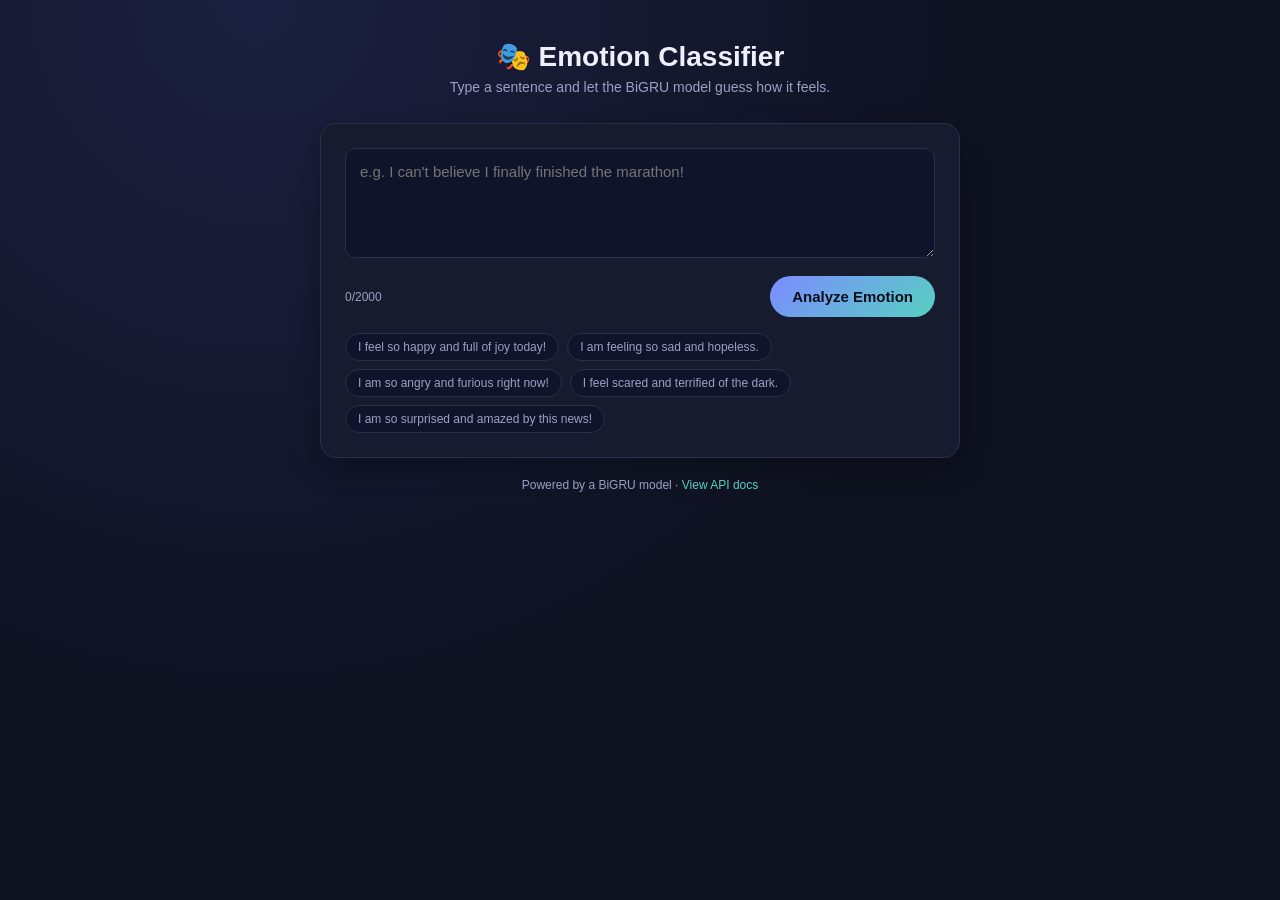
<file: static/index.html>
<!DOCTYPE html>
<html lang="en">
<head>
<meta charset="UTF-8" />
<meta name="viewport" content="width=device-width, initial-scale=1.0" />
<title>Emotion Classifier</title>
<link rel="stylesheet" href="/static/style.css" />
</head>
<body>
<div class="container">
  <header>
    <h1>🎭 Emotion Classifier</h1>
    <p>Type a sentence and let the BiGRU model guess how it feels.</p>
  </header>

  <div class="card">
    <textarea id="textInput" maxlength="2000" placeholder="e.g. I can't believe I finally finished the marathon!"></textarea>
    <div class="row">
      <span class="char-count"><span id="charCount">0</span>/2000</span>
      <button id="analyzeBtn">Analyze Emotion</button>
    </div>

    <div class="examples" id="examples">
      <span class="example-chip">I feel so happy and full of joy today!</span>
      <span class="example-chip">I am feeling so sad and hopeless.</span>
      <span class="example-chip">I am so angry and furious right now!</span>
      <span class="example-chip">I feel scared and terrified of the dark.</span>
      <span class="example-chip">I am so surprised and amazed by this news!</span>
    </div>

    <p class="loading" id="loading">Analyzing…</p>
    <p class="error" id="error"></p>

    <div id="result">
      <div class="top-emotion">
        <div class="emoji" id="topEmoji">🎭</div>
        <div>
          <div class="label" id="topLabel">-</div>
          <div class="confidence" id="topConfidence">-</div>
        </div>
      </div>
      <div id="bars"></div>
    </div>
  </div>

  <footer>
    Powered by a BiGRU model &middot; <a href="/docs" target="_blank">View API docs</a>
  </footer>
</div>

<script src="/static/script.js"></script>
</body>
</html>
</file>
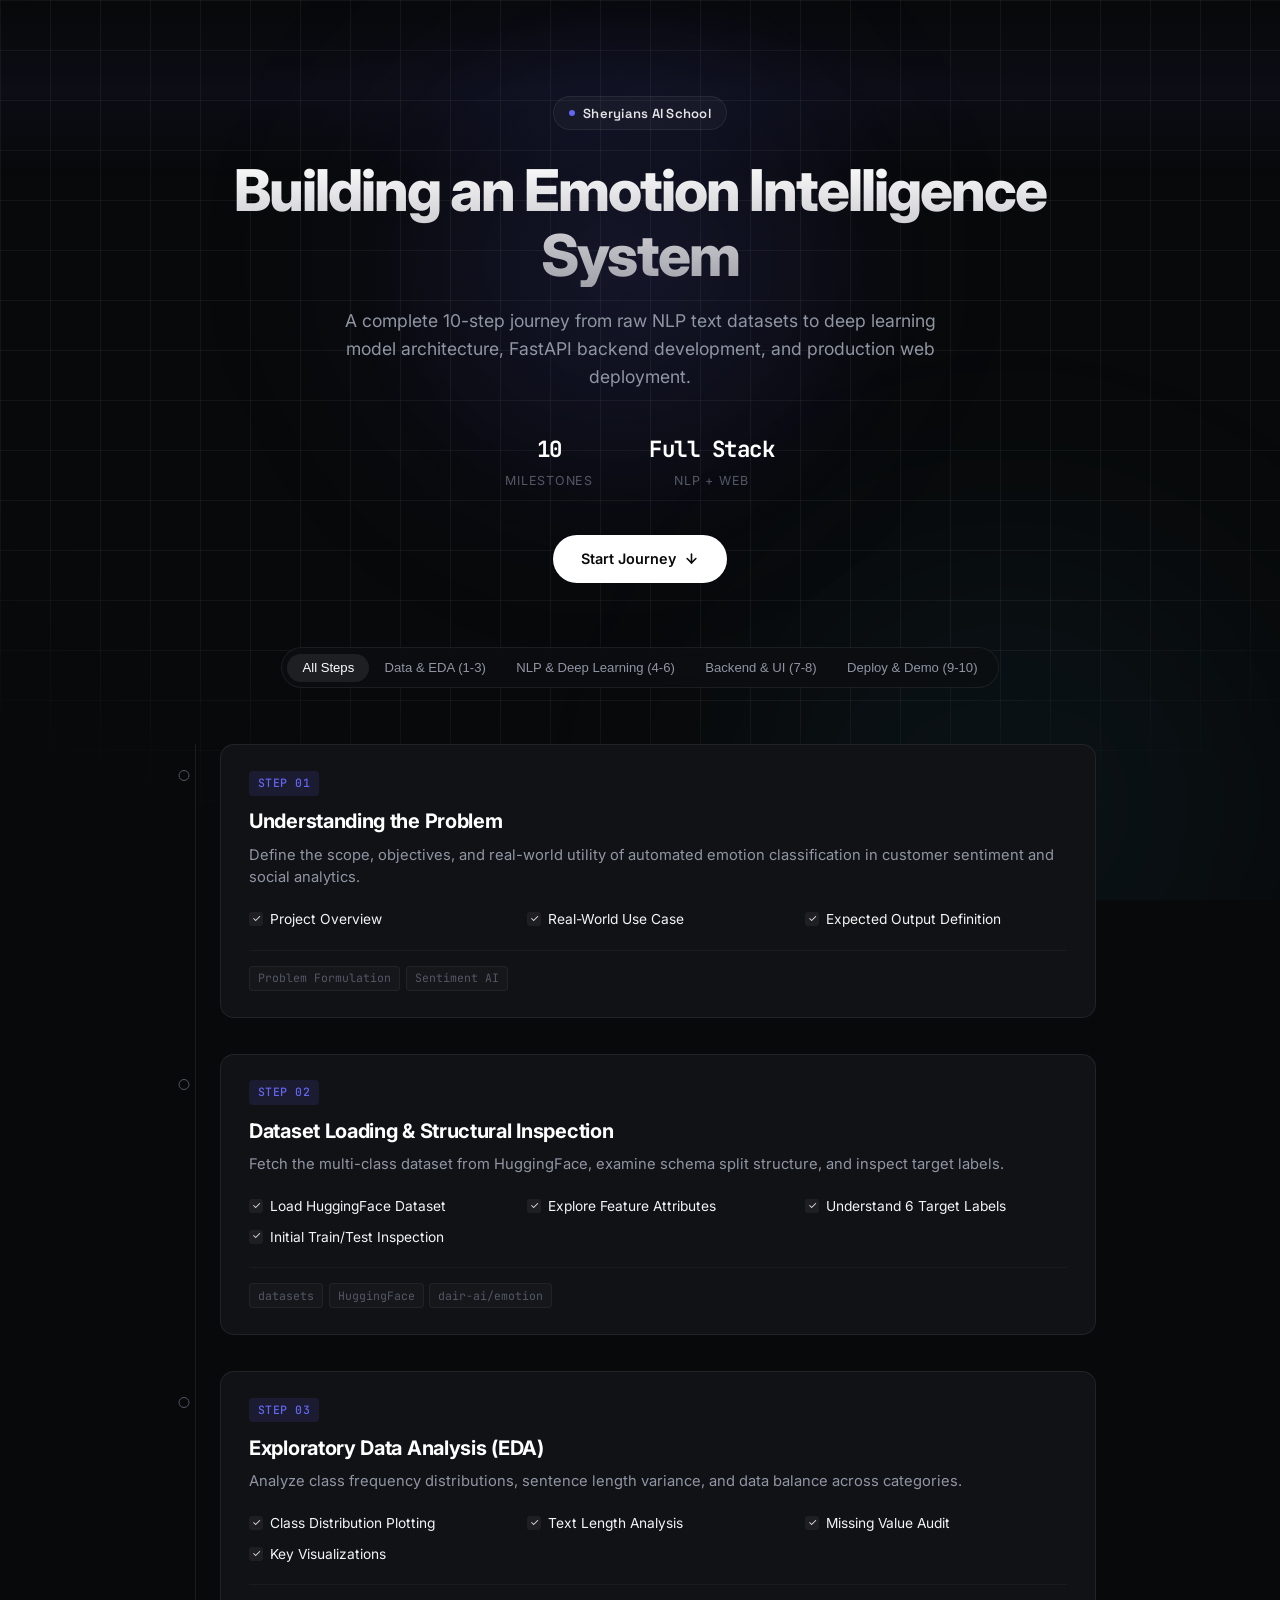
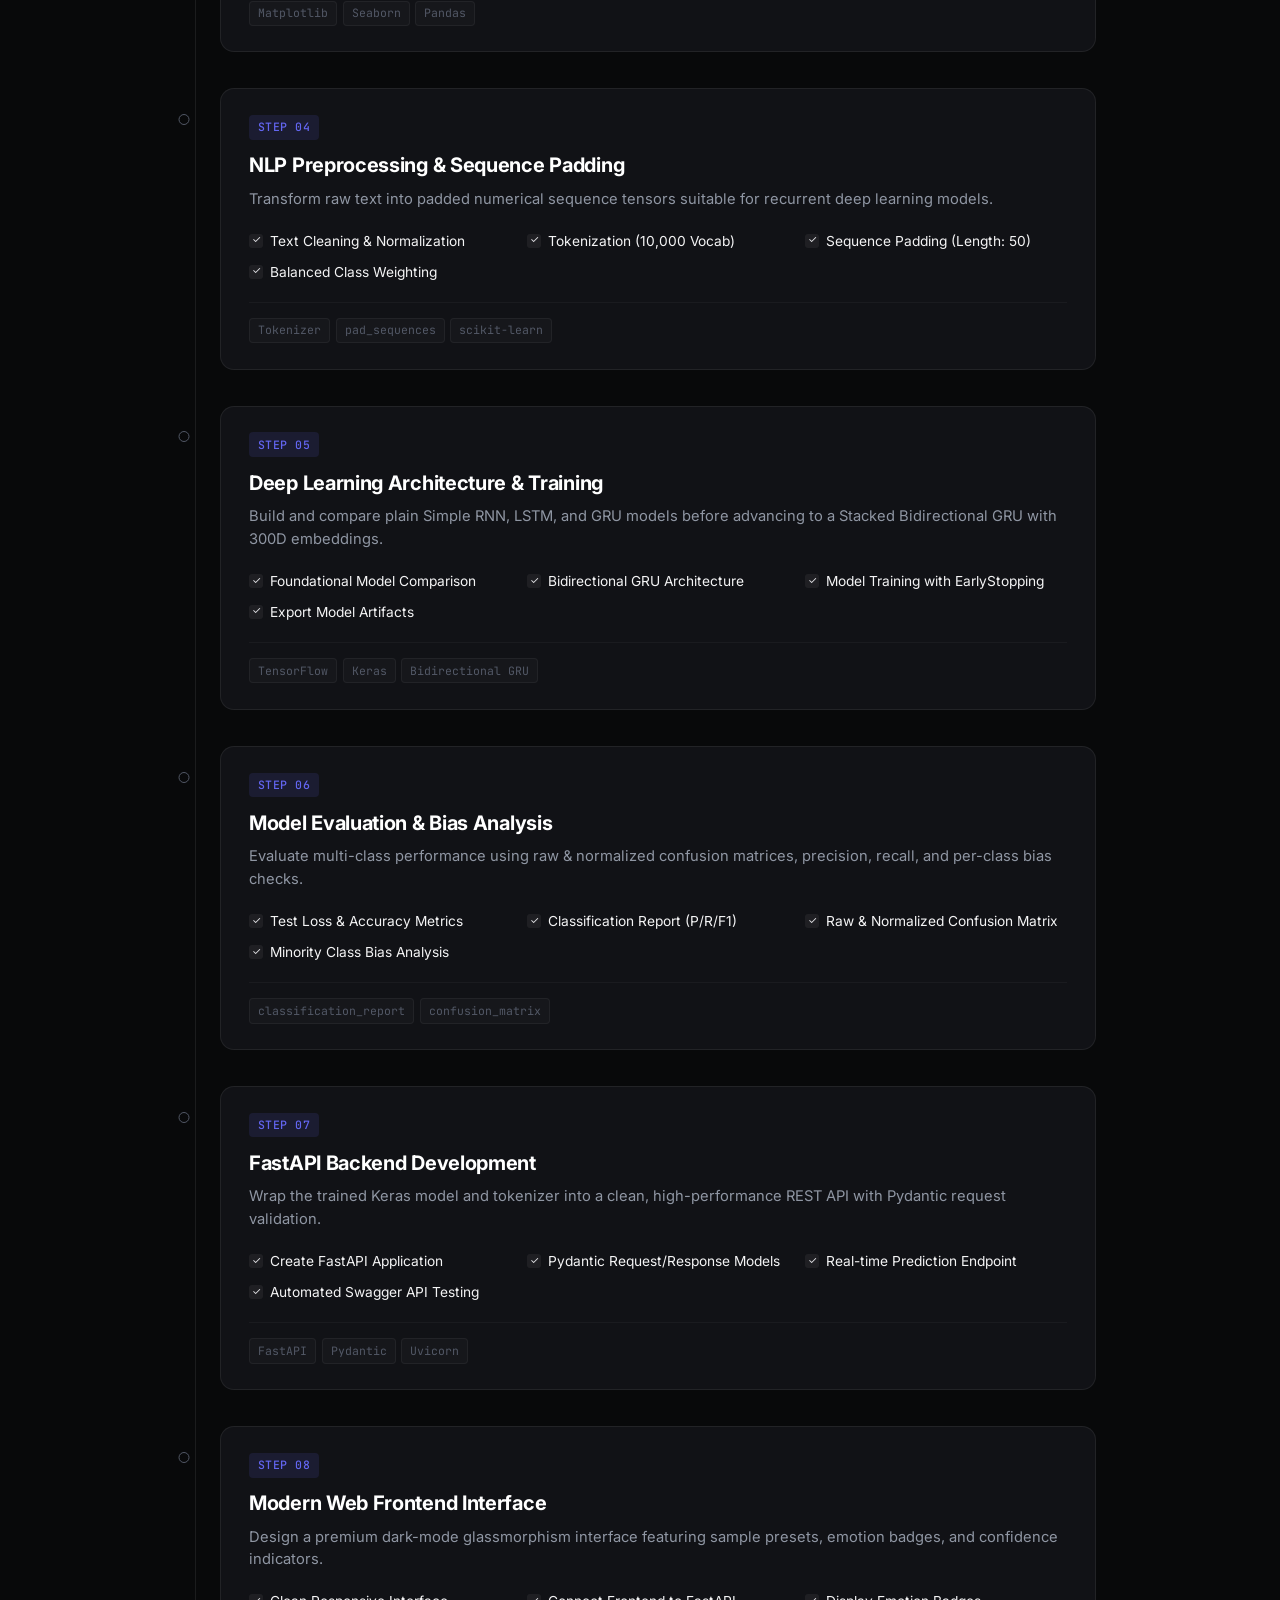
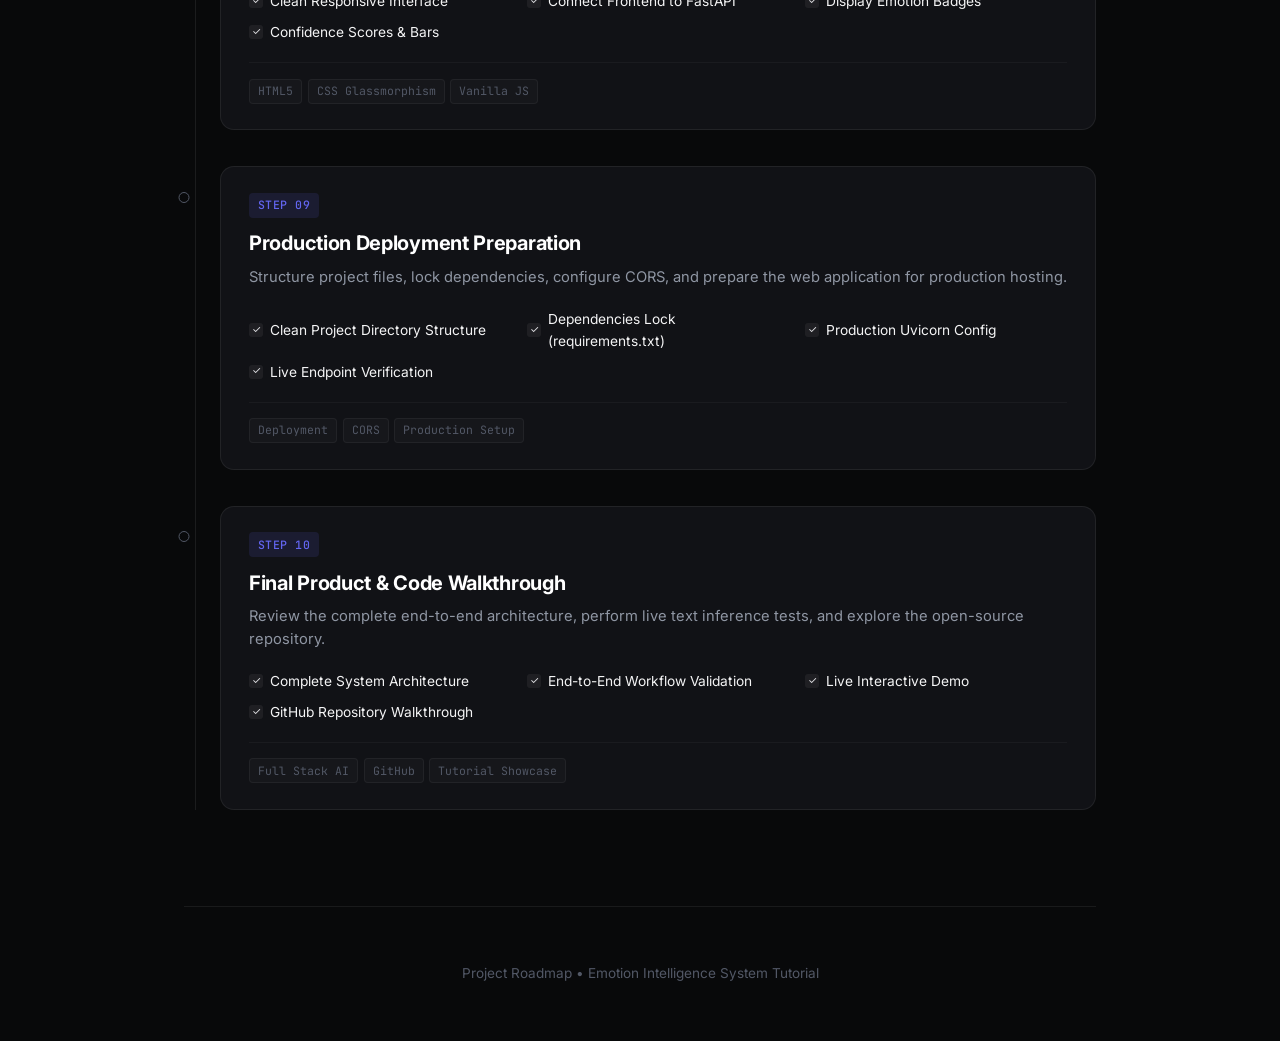
<file: roadmap.html>
<!DOCTYPE html>
<html lang="en">
<head>
  <meta charset="UTF-8">
  <meta name="viewport" content="width=device-width, initial-scale=1.0">
  <title>Project Roadmap — Emotion Intelligence System</title>
  
  <!-- Inter, Space Grotesk & JetBrains Mono Fonts -->
  <link rel="preconnect" href="https://fonts.googleapis.com">
  <link rel="preconnect" href="https://fonts.gstatic.com" crossorigin>
  <link href="https://fonts.googleapis.com/css2?family=Inter:wght@300;400;500;600;700;800&family=JetBrains+Mono:wght@400;500&family=Space+Grotesk:wght@500;600;700&display=swap" rel="stylesheet">

  <style>
    /* ==========================================================================
       DESIGN SYSTEM & VARIABLES (Apple / Vercel / Linear Aesthetic)
       ========================================================================== */
    :root {
      --bg-dark: #08090a;
      --surface-card: #111216;
      --surface-hover: #17191e;
      --border-subtle: rgba(255, 255, 255, 0.07);
      --border-hover: rgba(255, 255, 255, 0.15);
      --border-active: rgba(99, 102, 241, 0.35);

      --text-primary: #f4f4f5;
      --text-secondary: #8f96a3;
      --text-muted: #525866;

      --accent-indigo: #6366f1;
      --accent-glow: rgba(99, 102, 241, 0.12);
      
      --font-sans: 'Inter', -apple-system, BlinkMacSystemFont, "Segoe UI", Roboto, sans-serif;
      --font-brand: 'Space Grotesk', -apple-system, sans-serif;
      --font-mono: 'JetBrains Mono', monospace;

      --mouse-x: 50%;
      --mouse-y: 30%;
    }

    * {
      box-sizing: border-box;
      margin: 0;
      padding: 0;
    }

    html {
      scroll-behavior: smooth;
      background-color: var(--bg-dark);
      color: var(--text-primary);
      font-family: var(--font-sans);
      -webkit-font-smoothing: antialiased;
    }

    body {
      min-height: 100vh;
      line-height: 1.6;
      overflow-x: hidden;
    }

    /* Ambient Animated Aurora Background & Grid */
    .bg-aurora {
      position: fixed;
      inset: 0;
      pointer-events: none;
      z-index: -2;
      overflow: hidden;
      background-color: var(--bg-dark);
    }

    /* Crisp Animated Background Grid */
    .bg-grid {
      position: fixed;
      inset: 0;
      pointer-events: none;
      z-index: -1;
      background-size: 50px 50px;
      background-image: 
        linear-gradient(to right, rgba(255, 255, 255, 0.05) 1px, transparent 1px),
        linear-gradient(to bottom, rgba(255, 255, 255, 0.05) 1px, transparent 1px);
      mask-image: radial-gradient(ellipse 80% 70% at 50% 30%, #000 70%, transparent 100%);
      -webkit-mask-image: radial-gradient(ellipse 80% 70% at 50% 30%, #000 70%, transparent 100%);
      animation: panGrid 25s linear infinite;
    }

    @keyframes panGrid {
      0% {
        background-position: 0 0;
      }
      100% {
        background-position: 50px 50px;
      }
    }

    /* Ambient Grid Scan Beam */
    .grid-scan-beam {
      position: fixed;
      left: 0;
      right: 0;
      height: 180px;
      background: linear-gradient(180deg, transparent 0%, rgba(99, 102, 241, 0.05) 50%, transparent 100%);
      pointer-events: none;
      z-index: -1;
      animation: scanSweep 14s cubic-bezier(0.4, 0, 0.6, 1) infinite;
    }

    @keyframes scanSweep {
      0% { top: -180px; opacity: 0; }
      15% { opacity: 1; }
      85% { opacity: 1; }
      100% { top: 100vh; opacity: 0; }
    }

    /* Floating Aurora Orbs */
    .aurora-orb-1 {
      position: absolute;
      top: -10%;
      left: 20%;
      width: 700px;
      height: 700px;
      background: radial-gradient(circle, rgba(99, 102, 241, 0.09) 0%, rgba(99, 102, 241, 0) 70%);
      border-radius: 50%;
      filter: blur(70px);
      animation: floatOrb1 20s ease-in-out infinite alternate;
    }

    .aurora-orb-2 {
      position: absolute;
      top: 45%;
      right: -10%;
      width: 800px;
      height: 800px;
      background: radial-gradient(circle, rgba(56, 189, 248, 0.07) 0%, rgba(56, 189, 248, 0) 70%);
      border-radius: 50%;
      filter: blur(90px);
      animation: floatOrb2 25s ease-in-out infinite alternate;
    }

    @keyframes floatOrb1 {
      0% { transform: translate(0, 0) scale(1); }
      50% { transform: translate(-70px, 80px) scale(1.12); }
      100% { transform: translate(80px, -50px) scale(0.92); }
    }

    @keyframes floatOrb2 {
      0% { transform: translate(0, 0) scale(1); }
      50% { transform: translate(60px, -90px) scale(1.15); }
      100% { transform: translate(-60px, 60px) scale(0.88); }
    }

    /* Interactive Mouse Spotlight Gradient */
    .mouse-spotlight {
      position: fixed;
      inset: 0;
      pointer-events: none;
      z-index: -1;
      background: radial-gradient(650px circle at var(--mouse-x) var(--mouse-y), rgba(99, 102, 241, 0.07), transparent 45%);
    }

    /* Top Progress Indicator Bar */
    #topProgressBar {
      position: fixed;
      top: 0;
      left: 0;
      height: 2px;
      background: var(--text-primary);
      width: 0%;
      z-index: 1000;
      transition: width 0.1s linear;
    }

    /* Container */
    .container {
      max-width: 960px;
      margin: 0 auto;
      padding: 0 1.5rem;
    }

    /* Header & Hero Section */
    header {
      padding: 6rem 0 4rem;
      text-align: center;
      position: relative;
    }

    /* Sleek Badge */
    .pill-badge {
      display: inline-flex;
      align-items: center;
      gap: 0.5rem;
      padding: 0.35rem 0.95rem;
      background: rgba(255, 255, 255, 0.03);
      border: 1px solid var(--border-subtle);
      border-radius: 9999px;
      margin-bottom: 1.75rem;
      transition: border-color 0.2s ease, background 0.2s ease;
    }

    .pill-badge:hover {
      border-color: var(--border-hover);
      background: rgba(255, 255, 255, 0.05);
    }

    .badge-dot {
      width: 6px;
      height: 6px;
      background-color: var(--accent-indigo);
      border-radius: 50%;
    }

    .badge-text {
      font-family: var(--font-brand);
      font-weight: 600;
      font-size: 0.82rem;
      letter-spacing: 0.02em;
      color: #e4e4e7;
    }

    h1 {
      font-size: clamp(2.4rem, 5.5vw, 3.6rem);
      font-weight: 800;
      letter-spacing: -0.035em;
      line-height: 1.12;
      background: linear-gradient(180deg, #ffffff 0%, #a1a1aa 100%);
      -webkit-background-clip: text;
      -webkit-text-fill-color: transparent;
      margin-bottom: 1.25rem;
    }

    p.subtitle {
      font-size: 1.1rem;
      color: var(--text-secondary);
      max-width: 640px;
      margin: 0 auto 2.5rem;
      font-weight: 400;
      line-height: 1.6;
    }

    .hero-stats {
      display: flex;
      justify-content: center;
      gap: 3.5rem;
      margin-bottom: 2.75rem;
    }

    .stat-item {
      display: flex;
      flex-direction: column;
      align-items: center;
    }

    .stat-value {
      font-size: 1.4rem;
      font-weight: 700;
      color: #ffffff;
      font-family: var(--font-mono);
      letter-spacing: -0.02em;
    }

    .stat-label {
      font-size: 0.78rem;
      color: var(--text-muted);
      text-transform: uppercase;
      letter-spacing: 0.06em;
      margin-top: 0.2rem;
    }

    .start-btn {
      display: inline-flex;
      align-items: center;
      gap: 0.5rem;
      padding: 0.8rem 1.75rem;
      background: #ffffff;
      color: #09090b;
      border: none;
      border-radius: 9999px;
      font-weight: 600;
      font-size: 0.9rem;
      cursor: pointer;
      text-decoration: none;
      transition: all 0.2s cubic-bezier(0.16, 1, 0.3, 1);
    }

    .start-btn:hover {
      background: #e4e4e7;
      transform: translateY(-1px);
    }

    /* Sticky Navigation Filter Bar */
    .sticky-nav {
      position: sticky;
      top: 1.25rem;
      z-index: 90;
      display: flex;
      justify-content: center;
      margin-bottom: 3.5rem;
      padding: 0.35rem;
      background: rgba(13, 14, 18, 0.8);
      backdrop-filter: blur(20px);
      -webkit-backdrop-filter: blur(20px);
      border: 1px solid var(--border-subtle);
      border-radius: 9999px;
      width: max-content;
      margin-left: auto;
      margin-right: auto;
    }

    .nav-btn {
      background: transparent;
      border: none;
      color: var(--text-secondary);
      padding: 0.4rem 0.95rem;
      border-radius: 9999px;
      font-size: 0.82rem;
      font-weight: 500;
      cursor: pointer;
      transition: all 0.2s ease;
    }

    .nav-btn:hover {
      color: #ffffff;
    }

    .nav-btn.active {
      background: rgba(255, 255, 255, 0.08);
      color: #ffffff;
    }

    /* Timeline Section */
    .timeline-container {
      position: relative;
      padding-left: 2.25rem;
      margin-bottom: 6rem;
    }

    /* Continuous Background Line */
    .timeline-track {
      position: absolute;
      left: 11px;
      top: 0;
      bottom: 0;
      width: 1px;
      background: rgba(255, 255, 255, 0.08);
    }

    /* Animated Filled Line */
    .timeline-progress-line {
      position: absolute;
      left: 11px;
      top: 0;
      width: 1px;
      background: linear-gradient(180deg, var(--accent-indigo), rgba(255, 255, 255, 0.3));
      height: 0%;
      transition: height 0.1s linear;
    }

    /* Step Card Item */
    .step-card {
      position: relative;
      margin-bottom: 2.25rem;
      opacity: 0;
      transform: translateY(20px);
      transition: opacity 0.5s cubic-bezier(0.16, 1, 0.3, 1), transform 0.5s cubic-bezier(0.16, 1, 0.3, 1);
    }

    .step-card.visible {
      opacity: 1;
      transform: translateY(0);
    }

    /* Milestone Marker Dot */
    .step-marker {
      position: absolute;
      left: -2.25rem;
      top: 1.6rem;
      transform: translateX(-50%);
      width: 11px;
      height: 11px;
      border-radius: 50%;
      background: var(--bg-dark);
      border: 1px solid var(--text-muted);
      transition: all 0.25s ease;
      z-index: 2;
    }

    .step-card.active .step-marker {
      border-color: var(--text-primary);
      background: var(--text-primary);
    }

    /* Card Box */
    .card-content {
      background: var(--surface-card);
      border: 1px solid var(--border-subtle);
      border-radius: 14px;
      padding: 1.6rem 1.75rem;
      transition: border-color 0.2s ease, transform 0.2s ease;
    }

    .step-card:hover .card-content {
      border-color: var(--border-hover);
      transform: translateY(-1px);
    }

    .step-card.active .card-content {
      border-color: var(--border-active);
    }

    .card-header {
      display: flex;
      justify-content: space-between;
      align-items: center;
      margin-bottom: 0.6rem;
    }

    .step-number {
      font-family: var(--font-mono);
      font-size: 0.72rem;
      font-weight: 500;
      color: var(--accent-indigo);
      background: var(--accent-glow);
      padding: 0.2rem 0.55rem;
      border-radius: 4px;
      letter-spacing: 0.04em;
    }

    .card-title {
      font-size: 1.25rem;
      font-weight: 700;
      color: #ffffff;
      letter-spacing: -0.015em;
      margin-bottom: 0.4rem;
    }

    .card-desc {
      font-size: 0.92rem;
      color: var(--text-secondary);
      margin-bottom: 1.2rem;
      line-height: 1.55;
    }

    /* Checklist Grid */
    .checklist-grid {
      display: grid;
      grid-template-columns: repeat(auto-fit, minmax(210px, 1fr));
      gap: 0.55rem 1rem;
      margin-bottom: 1.2rem;
    }

    .check-item {
      display: flex;
      align-items: center;
      gap: 0.45rem;
      font-size: 0.86rem;
      color: var(--text-primary);
    }

    .check-icon {
      width: 14px;
      height: 14px;
      border-radius: 3px;
      background: rgba(255, 255, 255, 0.06);
      color: #e4e4e7;
      display: flex;
      align-items: center;
      justify-content: center;
      font-size: 0.65rem;
      flex-shrink: 0;
    }

    /* Tech Tags */
    .tag-container {
      display: flex;
      flex-wrap: wrap;
      gap: 0.35rem;
      padding-top: 0.95rem;
      border-top: 1px solid rgba(255, 255, 255, 0.04);
    }

    .tech-tag {
      font-family: var(--font-mono);
      font-size: 0.72rem;
      color: var(--text-muted);
      background: rgba(255, 255, 255, 0.025);
      border: 1px solid rgba(255, 255, 255, 0.05);
      padding: 0.15rem 0.5rem;
      border-radius: 4px;
    }

    /* Footer Banner */
    footer {
      text-align: center;
      padding: 3.5rem 0;
      border-top: 1px solid var(--border-subtle);
      color: var(--text-muted);
      font-size: 0.85rem;
    }

    /* Responsive Queries */
    @media (max-width: 640px) {
      .hero-stats {
        gap: 1.5rem;
      }
      .sticky-nav {
        width: 100%;
        overflow-x: auto;
      }
      .checklist-grid {
        grid-template-columns: 1fr;
      }
    }
  </style>
</head>
<body>

  <!-- Ambient Background Orbs & Spotlight -->
  <div class="bg-aurora">
    <div class="aurora-orb-1"></div>
    <div class="aurora-orb-2"></div>
  </div>
  <div class="bg-grid"></div>
  <div class="grid-scan-beam"></div>
  <div class="mouse-spotlight"></div>

  <!-- Top Progress Bar -->
  <div id="topProgressBar"></div>

  <div class="container">
    <!-- Header -->
    <header>
      <div class="pill-badge">
        <div class="badge-dot"></div>
        <span class="badge-text">Sheryians AI School</span>
      </div>

      <h1>Building an Emotion Intelligence System</h1>
      <p class="subtitle">A complete 10-step journey from raw NLP text datasets to deep learning model architecture, FastAPI backend development, and production web deployment.</p>

      <div class="hero-stats">
        <div class="stat-item">
          <span class="stat-value">10</span>
          <span class="stat-label">Milestones</span>
        </div>
        <div class="stat-item">
          <span class="stat-value">Full Stack</span>
          <span class="stat-label">NLP + Web</span>
        </div>
      </div>

      <a href="#step-1" class="start-btn">
        Start Journey
        <svg width="15" height="15" viewBox="0 0 24 24" fill="none" stroke="currentColor" stroke-width="2.5" stroke-linecap="round" stroke-linejoin="round"><line x1="12" y1="5" x2="12" y2="19"></line><polyline points="19 12 12 19 5 12"></polyline></svg>
      </a>
    </header>

    <!-- Filter Navigation Bar -->
    <div class="sticky-nav">
      <button class="nav-btn active" onclick="filterSteps('all', this)">All Steps</button>
      <button class="nav-btn" onclick="filterSteps('data', this)">Data & EDA (1-3)</button>
      <button class="nav-btn" onclick="filterSteps('model', this)">NLP & Deep Learning (4-6)</button>
      <button class="nav-btn" onclick="filterSteps('app', this)">Backend & UI (7-8)</button>
      <button class="nav-btn" onclick="filterSteps('deploy', this)">Deploy & Demo (9-10)</button>
    </div>

    <!-- Timeline Wrapper -->
    <div class="timeline-container">
      <div class="timeline-track"></div>
      <div class="timeline-progress-line" id="timelineProgressLine"></div>

      <!-- STEP 1 -->
      <div class="step-card" id="step-1" data-category="data">
        <div class="step-marker"></div>
        <div class="card-content">
          <div class="card-header">
            <span class="step-number">STEP 01</span>
          </div>
          <h2 class="card-title">Understanding the Problem</h2>
          <p class="card-desc">Define the scope, objectives, and real-world utility of automated emotion classification in customer sentiment and social analytics.</p>
          <div class="checklist-grid">
            <div class="check-item"><span class="check-icon">✓</span> Project Overview</div>
            <div class="check-item"><span class="check-icon">✓</span> Real-World Use Case</div>
            <div class="check-item"><span class="check-icon">✓</span> Expected Output Definition</div>
          </div>
          <div class="tag-container">
            <span class="tech-tag">Problem Formulation</span>
            <span class="tech-tag">Sentiment AI</span>
          </div>
        </div>
      </div>

      <!-- STEP 2 -->
      <div class="step-card" id="step-2" data-category="data">
        <div class="step-marker"></div>
        <div class="card-content">
          <div class="card-header">
            <span class="step-number">STEP 02</span>
          </div>
          <h2 class="card-title">Dataset Loading & Structural Inspection</h2>
          <p class="card-desc">Fetch the multi-class dataset from HuggingFace, examine schema split structure, and inspect target labels.</p>
          <div class="checklist-grid">
            <div class="check-item"><span class="check-icon">✓</span> Load HuggingFace Dataset</div>
            <div class="check-item"><span class="check-icon">✓</span> Explore Feature Attributes</div>
            <div class="check-item"><span class="check-icon">✓</span> Understand 6 Target Labels</div>
            <div class="check-item"><span class="check-icon">✓</span> Initial Train/Test Inspection</div>
          </div>
          <div class="tag-container">
            <span class="tech-tag">datasets</span>
            <span class="tech-tag">HuggingFace</span>
            <span class="tech-tag">dair-ai/emotion</span>
          </div>
        </div>
      </div>

      <!-- STEP 3 -->
      <div class="step-card" id="step-3" data-category="data">
        <div class="step-marker"></div>
        <div class="card-content">
          <div class="card-header">
            <span class="step-number">STEP 03</span>
          </div>
          <h2 class="card-title">Exploratory Data Analysis (EDA)</h2>
          <p class="card-desc">Analyze class frequency distributions, sentence length variance, and data balance across categories.</p>
          <div class="checklist-grid">
            <div class="check-item"><span class="check-icon">✓</span> Class Distribution Plotting</div>
            <div class="check-item"><span class="check-icon">✓</span> Text Length Analysis</div>
            <div class="check-item"><span class="check-icon">✓</span> Missing Value Audit</div>
            <div class="check-item"><span class="check-icon">✓</span> Key Visualizations</div>
          </div>
          <div class="tag-container">
            <span class="tech-tag">Matplotlib</span>
            <span class="tech-tag">Seaborn</span>
            <span class="tech-tag">Pandas</span>
          </div>
        </div>
      </div>

      <!-- STEP 4 -->
      <div class="step-card" id="step-4" data-category="model">
        <div class="step-marker"></div>
        <div class="card-content">
          <div class="card-header">
            <span class="step-number">STEP 04</span>
          </div>
          <h2 class="card-title">NLP Preprocessing & Sequence Padding</h2>
          <p class="card-desc">Transform raw text into padded numerical sequence tensors suitable for recurrent deep learning models.</p>
          <div class="checklist-grid">
            <div class="check-item"><span class="check-icon">✓</span> Text Cleaning & Normalization</div>
            <div class="check-item"><span class="check-icon">✓</span> Tokenization (10,000 Vocab)</div>
            <div class="check-item"><span class="check-icon">✓</span> Sequence Padding (Length: 50)</div>
            <div class="check-item"><span class="check-icon">✓</span> Balanced Class Weighting</div>
          </div>
          <div class="tag-container">
            <span class="tech-tag">Tokenizer</span>
            <span class="tech-tag">pad_sequences</span>
            <span class="tech-tag">scikit-learn</span>
          </div>
        </div>
      </div>

      <!-- STEP 5 -->
      <div class="step-card" id="step-5" data-category="model">
        <div class="step-marker"></div>
        <div class="card-content">
          <div class="card-header">
            <span class="step-number">STEP 05</span>
          </div>
          <h2 class="card-title">Deep Learning Architecture & Training</h2>
          <p class="card-desc">Build and compare plain Simple RNN, LSTM, and GRU models before advancing to a Stacked Bidirectional GRU with 300D embeddings.</p>
          <div class="checklist-grid">
            <div class="check-item"><span class="check-icon">✓</span> Foundational Model Comparison</div>
            <div class="check-item"><span class="check-icon">✓</span> Bidirectional GRU Architecture</div>
            <div class="check-item"><span class="check-icon">✓</span> Model Training with EarlyStopping</div>
            <div class="check-item"><span class="check-icon">✓</span> Export Model Artifacts</div>
          </div>
          <div class="tag-container">
            <span class="tech-tag">TensorFlow</span>
            <span class="tech-tag">Keras</span>
            <span class="tech-tag">Bidirectional GRU</span>
          </div>
        </div>
      </div>

      <!-- STEP 6 -->
      <div class="step-card" id="step-6" data-category="model">
        <div class="step-marker"></div>
        <div class="card-content">
          <div class="card-header">
            <span class="step-number">STEP 06</span>
          </div>
          <h2 class="card-title">Model Evaluation & Bias Analysis</h2>
          <p class="card-desc">Evaluate multi-class performance using raw & normalized confusion matrices, precision, recall, and per-class bias checks.</p>
          <div class="checklist-grid">
            <div class="check-item"><span class="check-icon">✓</span> Test Loss & Accuracy Metrics</div>
            <div class="check-item"><span class="check-icon">✓</span> Classification Report (P/R/F1)</div>
            <div class="check-item"><span class="check-icon">✓</span> Raw & Normalized Confusion Matrix</div>
            <div class="check-item"><span class="check-icon">✓</span> Minority Class Bias Analysis</div>
          </div>
          <div class="tag-container">
            <span class="tech-tag">classification_report</span>
            <span class="tech-tag">confusion_matrix</span>
          </div>
        </div>
      </div>

      <!-- STEP 7 -->
      <div class="step-card" id="step-7" data-category="app">
        <div class="step-marker"></div>
        <div class="card-content">
          <div class="card-header">
            <span class="step-number">STEP 07</span>
          </div>
          <h2 class="card-title">FastAPI Backend Development</h2>
          <p class="card-desc">Wrap the trained Keras model and tokenizer into a clean, high-performance REST API with Pydantic request validation.</p>
          <div class="checklist-grid">
            <div class="check-item"><span class="check-icon">✓</span> Create FastAPI Application</div>
            <div class="check-item"><span class="check-icon">✓</span> Pydantic Request/Response Models</div>
            <div class="check-item"><span class="check-icon">✓</span> Real-time Prediction Endpoint</div>
            <div class="check-item"><span class="check-icon">✓</span> Automated Swagger API Testing</div>
          </div>
          <div class="tag-container">
            <span class="tech-tag">FastAPI</span>
            <span class="tech-tag">Pydantic</span>
            <span class="tech-tag">Uvicorn</span>
          </div>
        </div>
      </div>

      <!-- STEP 8 -->
      <div class="step-card" id="step-8" data-category="app">
        <div class="step-marker"></div>
        <div class="card-content">
          <div class="card-header">
            <span class="step-number">STEP 08</span>
          </div>
          <h2 class="card-title">Modern Web Frontend Interface</h2>
          <p class="card-desc">Design a premium dark-mode glassmorphism interface featuring sample presets, emotion badges, and confidence indicators.</p>
          <div class="checklist-grid">
            <div class="check-item"><span class="check-icon">✓</span> Clean Responsive Interface</div>
            <div class="check-item"><span class="check-icon">✓</span> Connect Frontend to FastAPI</div>
            <div class="check-item"><span class="check-icon">✓</span> Display Emotion Badges</div>
            <div class="check-item"><span class="check-icon">✓</span> Confidence Scores & Bars</div>
          </div>
          <div class="tag-container">
            <span class="tech-tag">HTML5</span>
            <span class="tech-tag">CSS Glassmorphism</span>
            <span class="tech-tag">Vanilla JS</span>
          </div>
        </div>
      </div>

      <!-- STEP 9 -->
      <div class="step-card" id="step-9" data-category="deploy">
        <div class="step-marker"></div>
        <div class="card-content">
          <div class="card-header">
            <span class="step-number">STEP 09</span>
          </div>
          <h2 class="card-title">Production Deployment Preparation</h2>
          <p class="card-desc">Structure project files, lock dependencies, configure CORS, and prepare the web application for production hosting.</p>
          <div class="checklist-grid">
            <div class="check-item"><span class="check-icon">✓</span> Clean Project Directory Structure</div>
            <div class="check-item"><span class="check-icon">✓</span> Dependencies Lock (requirements.txt)</div>
            <div class="check-item"><span class="check-icon">✓</span> Production Uvicorn Config</div>
            <div class="check-item"><span class="check-icon">✓</span> Live Endpoint Verification</div>
          </div>
          <div class="tag-container">
            <span class="tech-tag">Deployment</span>
            <span class="tech-tag">CORS</span>
            <span class="tech-tag">Production Setup</span>
          </div>
        </div>
      </div>

      <!-- STEP 10 -->
      <div class="step-card" id="step-10" data-category="deploy">
        <div class="step-marker"></div>
        <div class="card-content">
          <div class="card-header">
            <span class="step-number">STEP 10</span>
          </div>
          <h2 class="card-title">Final Product & Code Walkthrough</h2>
          <p class="card-desc">Review the complete end-to-end architecture, perform live text inference tests, and explore the open-source repository.</p>
          <div class="checklist-grid">
            <div class="check-item"><span class="check-icon">✓</span> Complete System Architecture</div>
            <div class="check-item"><span class="check-icon">✓</span> End-to-End Workflow Validation</div>
            <div class="check-item"><span class="check-icon">✓</span> Live Interactive Demo</div>
            <div class="check-item"><span class="check-icon">✓</span> GitHub Repository Walkthrough</div>
          </div>
          <div class="tag-container">
            <span class="tech-tag">Full Stack AI</span>
            <span class="tech-tag">GitHub</span>
            <span class="tech-tag">Tutorial Showcase</span>
          </div>
        </div>
      </div>

    </div>

    <!-- Footer -->
    <footer>
      Project Roadmap • Emotion Intelligence System Tutorial
    </footer>
  </div>

  <!-- JavaScript -->
  <script>
    // 1. Mouse Cursor Ambient Spotlight Track
    window.addEventListener('mousemove', (e) => {
      document.documentElement.style.setProperty('--mouse-x', `${e.clientX}px`);
      document.documentElement.style.setProperty('--mouse-y', `${e.clientY}px`);
    });

    // 2. Top Progress Bar & Timeline Progress Line on Scroll
    const topProgressBar = document.getElementById('topProgressBar');
    const timelineProgressLine = document.getElementById('timelineProgressLine');
    const timelineContainer = document.querySelector('.timeline-container');

    window.addEventListener('scroll', () => {
      // Top Progress
      const scrollTop = window.scrollY;
      const docHeight = document.documentElement.scrollHeight - window.innerHeight;
      const scrolled = (scrollTop / docHeight) * 100;
      topProgressBar.style.width = `${scrolled}%`;

      // Timeline Progress Line Height
      const rect = timelineContainer.getBoundingClientRect();
      const containerTop = rect.top + window.scrollY;
      const containerHeight = rect.height;
      const currentScroll = window.scrollY + (window.innerHeight / 2);

      let progress = ((currentScroll - containerTop) / containerHeight) * 100;
      progress = Math.max(0, Math.min(100, progress));
      timelineProgressLine.style.height = `${progress}%`;
    });

    // 3. Intersection Observer for Smooth Step Cards Animations & Active Highlighting
    const stepCards = document.querySelectorAll('.step-card');

    const observerOptions = {
      root: null,
      rootMargin: '0px 0px -100px 0px',
      threshold: 0.15
    };

    const stepObserver = new IntersectionObserver((entries) => {
      entries.forEach(entry => {
        if (entry.isIntersecting) {
          entry.target.classList.add('visible');
          entry.target.classList.add('active');
        } else {
          entry.target.classList.remove('active');
        }
      });
    }, observerOptions);

    stepCards.forEach(card => stepObserver.observe(card));

    // 4. Category Filter Navigation
    function filterSteps(category, btnElement) {
      document.querySelectorAll('.nav-btn').forEach(btn => btn.classList.remove('active'));
      btnElement.classList.add('active');

      stepCards.forEach(card => {
        const cardCat = card.getAttribute('data-category');
        if (category === 'all' || cardCat === category) {
          card.style.display = 'block';
          setTimeout(() => card.classList.add('visible'), 50);
        } else {
          card.style.display = 'none';
          card.classList.remove('visible');
        }
      });
    }
  </script>
</body>
</html>
</file>
<file: static/style.css>
:root {
  --bg: #0f1220;
  --card: #171b2e;
  --card-border: #2a2f4a;
  --text: #eef0fb;
  --muted: #9aa0c3;
  --accent: #7c8cff;
  --accent-2: #56d0c0;
}

* {
  box-sizing: border-box;
}

body {
  margin: 0;
  min-height: 100vh;
  font-family: -apple-system, BlinkMacSystemFont, "Segoe UI", Roboto, Helvetica, Arial, sans-serif;
  background: radial-gradient(circle at 20% 0%, #1b2040 0%, var(--bg) 55%);
  color: var(--text);
  display: flex;
  justify-content: center;
  padding: 40px 20px;
}

.container {
  width: 100%;
  max-width: 640px;
}

header {
  text-align: center;
  margin-bottom: 28px;
}

header h1 {
  font-size: 28px;
  margin: 0 0 6px;
}

header p {
  color: var(--muted);
  margin: 0;
  font-size: 14px;
}

.card {
  background: var(--card);
  border: 1px solid var(--card-border);
  border-radius: 16px;
  padding: 24px;
  box-shadow: 0 10px 30px rgba(0, 0, 0, 0.3);
}

textarea {
  width: 100%;
  min-height: 110px;
  resize: vertical;
  background: #10142a;
  border: 1px solid var(--card-border);
  border-radius: 10px;
  color: var(--text);
  padding: 14px;
  font-size: 15px;
  font-family: inherit;
  outline: none;
  transition: border-color 0.15s ease;
}

textarea:focus {
  border-color: var(--accent);
}

.row {
  display: flex;
  justify-content: space-between;
  align-items: center;
  margin-top: 14px;
}

.char-count {
  color: var(--muted);
  font-size: 12px;
}

button {
  background: linear-gradient(135deg, var(--accent), var(--accent-2));
  color: #0b0d1a;
  border: none;
  padding: 12px 22px;
  border-radius: 999px;
  font-size: 15px;
  font-weight: 600;
  cursor: pointer;
  transition: transform 0.1s ease, opacity 0.15s ease;
}

button:hover {
  transform: translateY(-1px);
}

button:disabled {
  opacity: 0.5;
  cursor: not-allowed;
  transform: none;
}

.examples {
  margin-top: 16px;
  display: flex;
  flex-wrap: wrap;
  gap: 8px;
}

.example-chip {
  background: #10142a;
  border: 1px solid var(--card-border);
  color: var(--muted);
  padding: 6px 12px;
  border-radius: 999px;
  font-size: 12px;
  cursor: pointer;
}

.example-chip:hover {
  border-color: var(--accent);
  color: var(--text);
}

#result {
  margin-top: 22px;
  display: none;
}

.top-emotion {
  display: flex;
  align-items: center;
  gap: 14px;
  padding: 16px;
  border-radius: 12px;
  background: #10142a;
  border: 1px solid var(--card-border);
  margin-bottom: 18px;
}

.top-emotion .emoji {
  font-size: 40px;
  line-height: 1;
}

.top-emotion .label {
  font-size: 20px;
  font-weight: 700;
  text-transform: capitalize;
}

.top-emotion .confidence {
  color: var(--muted);
  font-size: 13px;
}

.bar-row {
  display: grid;
  grid-template-columns: 90px 1fr 50px;
  align-items: center;
  gap: 10px;
  margin-bottom: 10px;
  font-size: 13px;
}

.bar-label {
  text-transform: capitalize;
  color: var(--muted);
}

.bar-track {
  background: #10142a;
  border-radius: 999px;
  overflow: hidden;
  height: 10px;
  border: 1px solid var(--card-border);
}

.bar-fill {
  height: 100%;
  border-radius: 999px;
  width: 0%;
  transition: width 0.5s ease;
}

.bar-value {
  text-align: right;
  color: var(--muted);
  font-variant-numeric: tabular-nums;
}

.error {
  margin-top: 16px;
  color: #ff8a8a;
  font-size: 14px;
  display: none;
}

.loading {
  margin-top: 16px;
  color: var(--muted);
  font-size: 14px;
  display: none;
}

footer {
  text-align: center;
  margin-top: 20px;
  color: var(--muted);
  font-size: 12px;
}

footer a {
  color: var(--accent-2);
  text-decoration: none;
}
</file>
